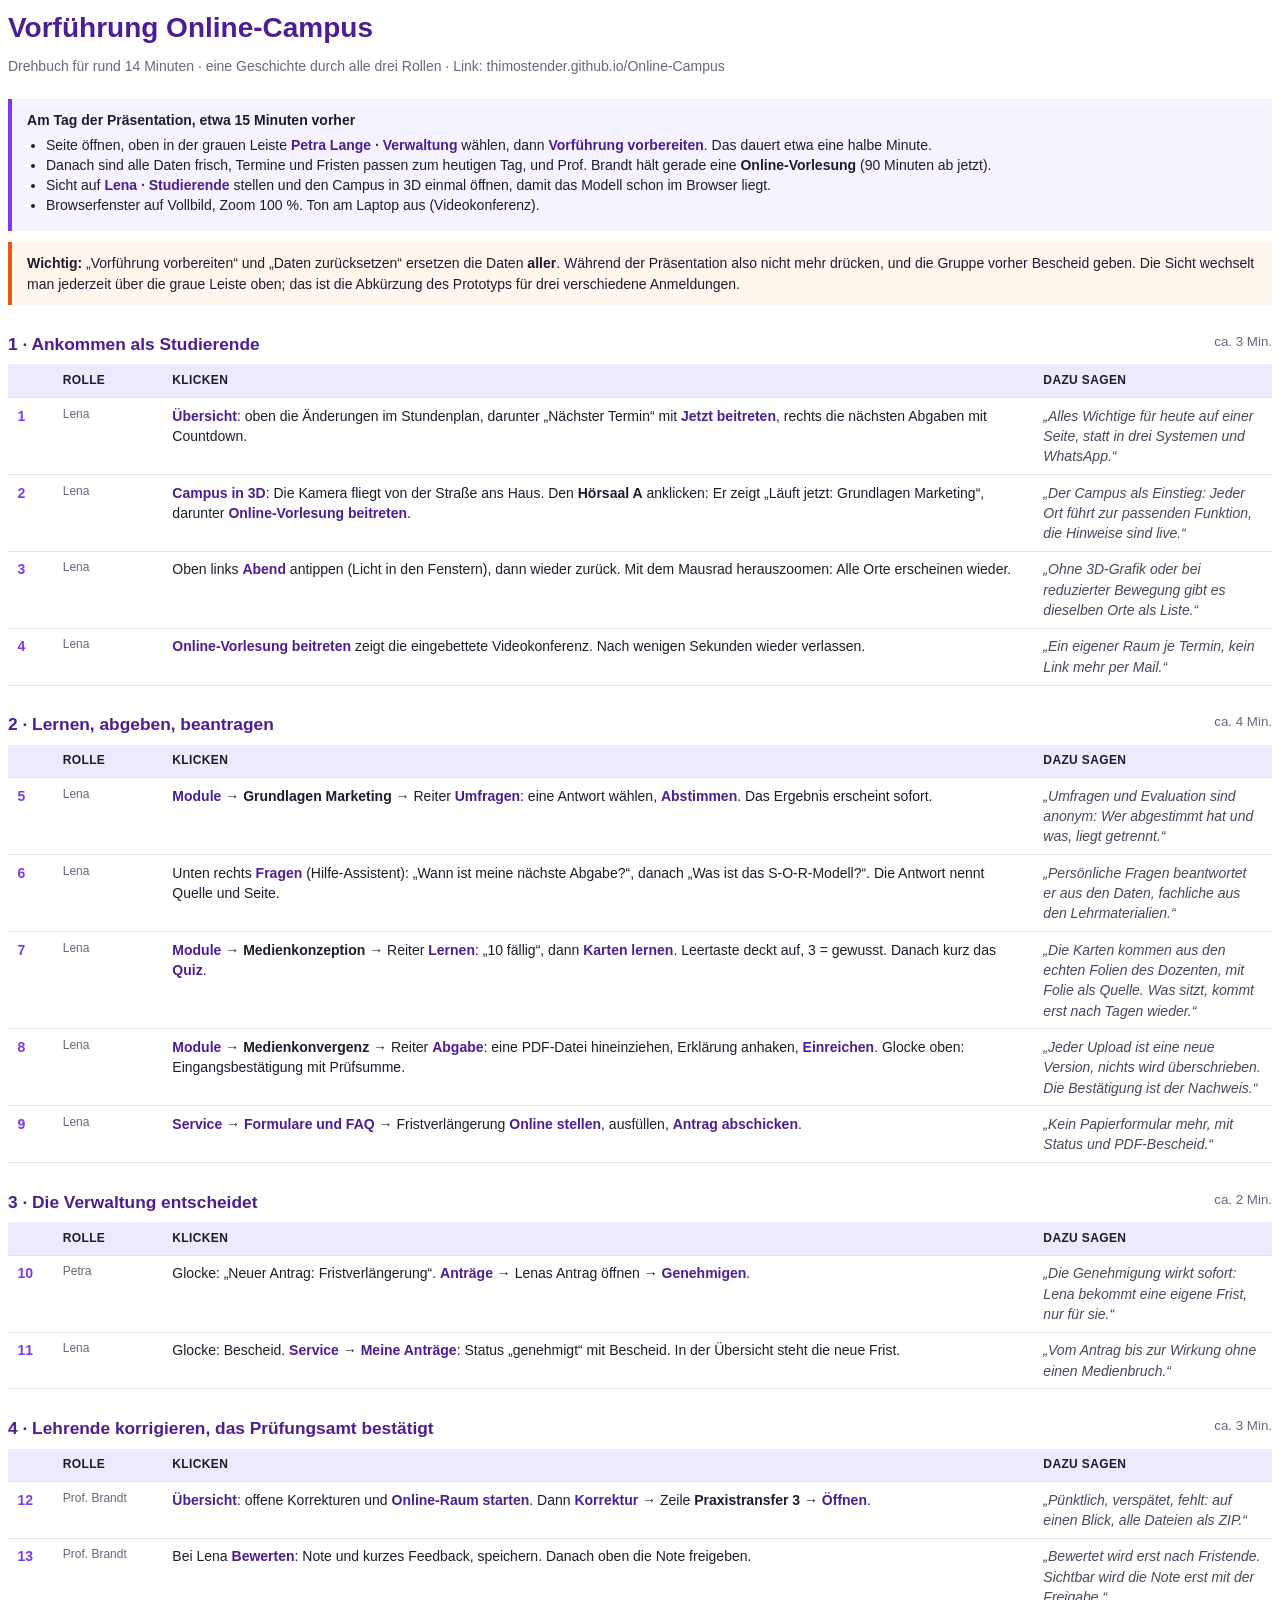
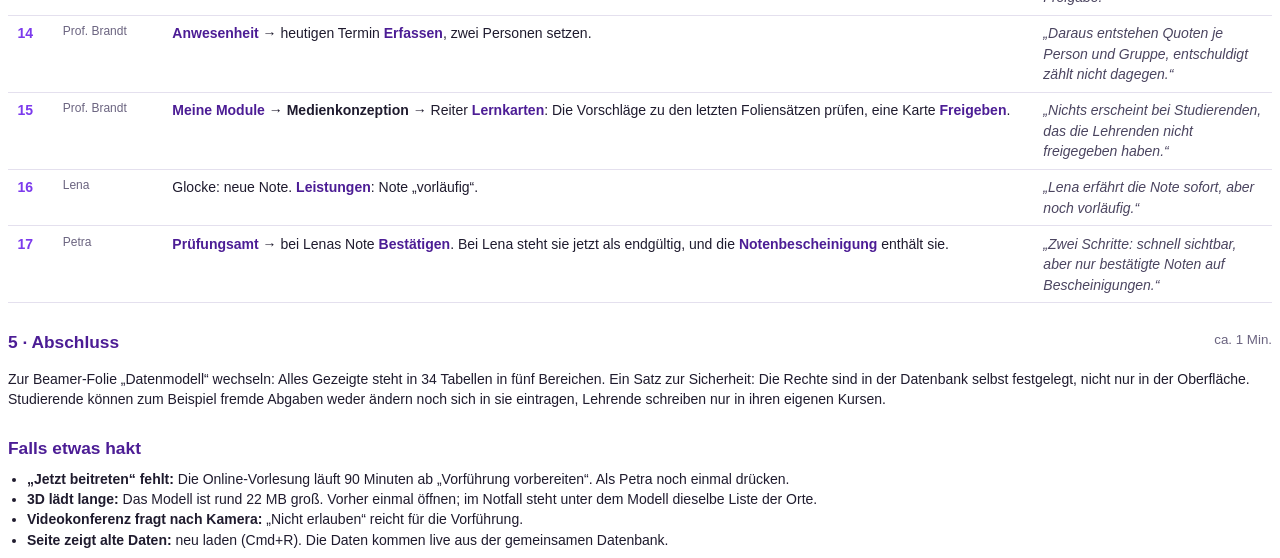
<file: vorfuehrung/drehbuch.html>
<!doctype html><html lang="de"><head><meta charset="utf-8"><title>Drehbuch Vorführung Online-Campus</title>
<style>
@page { size: A4; margin: 16mm 16mm 14mm; }
body { font: 10.5pt/1.45 -apple-system, "Helvetica Neue", Arial, sans-serif; color: #1f1b2e; }
h1 { font-size: 21pt; margin: 0 0 2mm; color: #4c1d95; }
.unter { color: #6b6480; margin: 0 0 6mm; }
h2 { font-size: 13pt; margin: 7mm 0 2mm; color: #4c1d95; break-after: avoid; }
.kasten { background: #f5f3ff; border-left: 4px solid #7c3aed; padding: 3mm 4mm; margin: 3mm 0; break-inside: avoid; }
.warn { background: #fff7ed; border-left-color: #ea580c; }
table { width: 100%; border-collapse: collapse; margin: 2mm 0 4mm; }
th, td { text-align: left; vertical-align: top; padding: 2mm 2.5mm; border-bottom: 1px solid #e4e0ee; }
th { background: #ede9fe; font-size: 9pt; text-transform: uppercase; letter-spacing: .03em; }
td.nr { width: 7mm; font-weight: 700; color: #7c3aed; }
td.rolle { width: 24mm; font-size: 9pt; color: #6b6480; }
td.sagen { width: 58mm; font-style: italic; color: #4b4560; }
tr { break-inside: avoid; }
b.klick { color: #4c1d95; }
.zeit { float: right; font-weight: 400; font-size: 10pt; color: #6b6480; }
ul { margin: 1mm 0; padding-left: 5mm; }
</style></head><body>

<h1>Vorführung Online-Campus</h1>
<p class="unter">Drehbuch für rund 14 Minuten · eine Geschichte durch alle drei Rollen · Link: thimostender.github.io/Online-Campus</p>

<div class="kasten">
<b>Am Tag der Präsentation, etwa 15 Minuten vorher</b>
<ul>
<li>Seite öffnen, oben in der grauen Leiste <b class="klick">Petra Lange · Verwaltung</b> wählen, dann <b class="klick">Vorführung vorbereiten</b>. Das dauert etwa eine halbe Minute.</li>
<li>Danach sind alle Daten frisch, Termine und Fristen passen zum heutigen Tag, und Prof. Brandt hält gerade eine <b>Online-Vorlesung</b> (90 Minuten ab jetzt).</li>
<li>Sicht auf <b class="klick">Lena · Studierende</b> stellen und den Campus in 3D einmal öffnen, damit das Modell schon im Browser liegt.</li>
<li>Browserfenster auf Vollbild, Zoom 100 %. Ton am Laptop aus (Videokonferenz).</li>
</ul>
</div>
<div class="kasten warn">
<b>Wichtig:</b> „Vorführung vorbereiten“ und „Daten zurücksetzen“ ersetzen die Daten <b>aller</b>. Während der Präsentation also nicht mehr drücken, und die Gruppe vorher Bescheid geben.
Die Sicht wechselt man jederzeit über die graue Leiste oben; das ist die Abkürzung des Prototyps für drei verschiedene Anmeldungen.
</div>

<h2>1 · Ankommen als Studierende <span class="zeit">ca. 3 Min.</span></h2>
<table>
<tr><th></th><th>Rolle</th><th>Klicken</th><th>Dazu sagen</th></tr>
<tr><td class="nr">1</td><td class="rolle">Lena</td><td><b class="klick">Übersicht</b>: oben die Änderungen im Stundenplan, darunter „Nächster Termin“ mit <b class="klick">Jetzt beitreten</b>, rechts die nächsten Abgaben mit Countdown.</td><td class="sagen">„Alles Wichtige für heute auf einer Seite, statt in drei Systemen und WhatsApp.“</td></tr>
<tr><td class="nr">2</td><td class="rolle">Lena</td><td><b class="klick">Campus in 3D</b>: Die Kamera fliegt von der Straße ans Haus. Den <b>Hörsaal A</b> anklicken: Er zeigt „Läuft jetzt: Grundlagen Marketing“, darunter <b class="klick">Online-Vorlesung beitreten</b>.</td><td class="sagen">„Der Campus als Einstieg: Jeder Ort führt zur passenden Funktion, die Hinweise sind live.“</td></tr>
<tr><td class="nr">3</td><td class="rolle">Lena</td><td>Oben links <b class="klick">Abend</b> antippen (Licht in den Fenstern), dann wieder zurück. Mit dem Mausrad herauszoomen: Alle Orte erscheinen wieder.</td><td class="sagen">„Ohne 3D-Grafik oder bei reduzierter Bewegung gibt es dieselben Orte als Liste.“</td></tr>
<tr><td class="nr">4</td><td class="rolle">Lena</td><td><b class="klick">Online-Vorlesung beitreten</b> zeigt die eingebettete Videokonferenz. Nach wenigen Sekunden wieder verlassen.</td><td class="sagen">„Ein eigener Raum je Termin, kein Link mehr per Mail.“</td></tr>
</table>

<h2>2 · Lernen, abgeben, beantragen <span class="zeit">ca. 4 Min.</span></h2>
<table>
<tr><th></th><th>Rolle</th><th>Klicken</th><th>Dazu sagen</th></tr>
<tr><td class="nr">5</td><td class="rolle">Lena</td><td><b class="klick">Module</b> → <b>Grundlagen Marketing</b> → Reiter <b class="klick">Umfragen</b>: eine Antwort wählen, <b class="klick">Abstimmen</b>. Das Ergebnis erscheint sofort.</td><td class="sagen">„Umfragen und Evaluation sind anonym: Wer abgestimmt hat und was, liegt getrennt.“</td></tr>
<tr><td class="nr">6</td><td class="rolle">Lena</td><td>Unten rechts <b class="klick">Fragen</b> (Hilfe-Assistent): „Wann ist meine nächste Abgabe?“, danach „Was ist das S-O-R-Modell?“. Die Antwort nennt Quelle und Seite.</td><td class="sagen">„Persönliche Fragen beantwortet er aus den Daten, fachliche aus den Lehrmaterialien.“</td></tr>
<tr><td class="nr">7</td><td class="rolle">Lena</td><td><b class="klick">Module</b> → <b>Medienkonzeption</b> → Reiter <b class="klick">Lernen</b>: „10 fällig“, dann <b class="klick">Karten lernen</b>. Leertaste deckt auf, 3 = gewusst. Danach kurz das <b class="klick">Quiz</b>.</td><td class="sagen">„Die Karten kommen aus den echten Folien des Dozenten, mit Folie als Quelle. Was sitzt, kommt erst nach Tagen wieder.“</td></tr>
<tr><td class="nr">8</td><td class="rolle">Lena</td><td><b class="klick">Module</b> → <b>Medienkonvergenz</b> → Reiter <b class="klick">Abgabe</b>: eine PDF-Datei hineinziehen, Erklärung anhaken, <b class="klick">Einreichen</b>. Glocke oben: Eingangsbestätigung mit Prüfsumme.</td><td class="sagen">„Jeder Upload ist eine neue Version, nichts wird überschrieben. Die Bestätigung ist der Nachweis.“</td></tr>
<tr><td class="nr">9</td><td class="rolle">Lena</td><td><b class="klick">Service</b> → <b class="klick">Formulare und FAQ</b> → Fristverlängerung <b class="klick">Online stellen</b>, ausfüllen, <b class="klick">Antrag abschicken</b>.</td><td class="sagen">„Kein Papierformular mehr, mit Status und PDF-Bescheid.“</td></tr>
</table>

<h2>3 · Die Verwaltung entscheidet <span class="zeit">ca. 2 Min.</span></h2>
<table>
<tr><th></th><th>Rolle</th><th>Klicken</th><th>Dazu sagen</th></tr>
<tr><td class="nr">10</td><td class="rolle">Petra</td><td>Glocke: „Neuer Antrag: Fristverlängerung“. <b class="klick">Anträge</b> → Lenas Antrag öffnen → <b class="klick">Genehmigen</b>.</td><td class="sagen">„Die Genehmigung wirkt sofort: Lena bekommt eine eigene Frist, nur für sie.“</td></tr>
<tr><td class="nr">11</td><td class="rolle">Lena</td><td>Glocke: Bescheid. <b class="klick">Service</b> → <b class="klick">Meine Anträge</b>: Status „genehmigt“ mit Bescheid. In der Übersicht steht die neue Frist.</td><td class="sagen">„Vom Antrag bis zur Wirkung ohne einen Medienbruch.“</td></tr>
</table>

<h2>4 · Lehrende korrigieren, das Prüfungsamt bestätigt <span class="zeit">ca. 3 Min.</span></h2>
<table>
<tr><th></th><th>Rolle</th><th>Klicken</th><th>Dazu sagen</th></tr>
<tr><td class="nr">12</td><td class="rolle">Prof. Brandt</td><td><b class="klick">Übersicht</b>: offene Korrekturen und <b class="klick">Online-Raum starten</b>. Dann <b class="klick">Korrektur</b> → Zeile <b>Praxistransfer 3</b> → <b class="klick">Öffnen</b>.</td><td class="sagen">„Pünktlich, verspätet, fehlt: auf einen Blick, alle Dateien als ZIP.“</td></tr>
<tr><td class="nr">13</td><td class="rolle">Prof. Brandt</td><td>Bei Lena <b class="klick">Bewerten</b>: Note und kurzes Feedback, speichern. Danach oben die Note freigeben.</td><td class="sagen">„Bewertet wird erst nach Fristende. Sichtbar wird die Note erst mit der Freigabe.“</td></tr>
<tr><td class="nr">14</td><td class="rolle">Prof. Brandt</td><td><b class="klick">Anwesenheit</b> → heutigen Termin <b class="klick">Erfassen</b>, zwei Personen setzen.</td><td class="sagen">„Daraus entstehen Quoten je Person und Gruppe, entschuldigt zählt nicht dagegen.“</td></tr>
<tr><td class="nr">15</td><td class="rolle">Prof. Brandt</td><td><b class="klick">Meine Module</b> → <b>Medienkonzeption</b> → Reiter <b class="klick">Lernkarten</b>: Die Vorschläge zu den letzten Foliensätzen prüfen, eine Karte <b class="klick">Freigeben</b>.</td><td class="sagen">„Nichts erscheint bei Studierenden, das die Lehrenden nicht freigegeben haben.“</td></tr>
<tr><td class="nr">16</td><td class="rolle">Lena</td><td>Glocke: neue Note. <b class="klick">Leistungen</b>: Note „vorläufig“.</td><td class="sagen">„Lena erfährt die Note sofort, aber noch vorläufig.“</td></tr>
<tr><td class="nr">17</td><td class="rolle">Petra</td><td><b class="klick">Prüfungsamt</b> → bei Lenas Note <b class="klick">Bestätigen</b>. Bei Lena steht sie jetzt als endgültig, und die <b class="klick">Notenbescheinigung</b> enthält sie.</td><td class="sagen">„Zwei Schritte: schnell sichtbar, aber nur bestätigte Noten auf Bescheinigungen.“</td></tr>
</table>

<h2>5 · Abschluss <span class="zeit">ca. 1 Min.</span></h2>
<p>Zur Beamer-Folie „Datenmodell“ wechseln: Alles Gezeigte steht in 34 Tabellen in fünf Bereichen. Ein Satz zur Sicherheit: Die Rechte sind in der Datenbank selbst festgelegt, nicht nur in der Oberfläche. Studierende können zum Beispiel fremde Abgaben weder ändern noch sich in sie eintragen, Lehrende schreiben nur in ihren eigenen Kursen.</p>

<h2>Falls etwas hakt</h2>
<ul>
<li><b>„Jetzt beitreten“ fehlt:</b> Die Online-Vorlesung läuft 90 Minuten ab „Vorführung vorbereiten“. Als Petra noch einmal drücken.</li>
<li><b>3D lädt lange:</b> Das Modell ist rund 22 MB groß. Vorher einmal öffnen; im Notfall steht unter dem Modell dieselbe Liste der Orte.</li>
<li><b>Videokonferenz fragt nach Kamera:</b> „Nicht erlauben“ reicht für die Vorführung.</li>
<li><b>Seite zeigt alte Daten:</b> neu laden (Cmd+R). Die Daten kommen live aus der gemeinsamen Datenbank.</li>
</ul>
</body></html>
</file>
